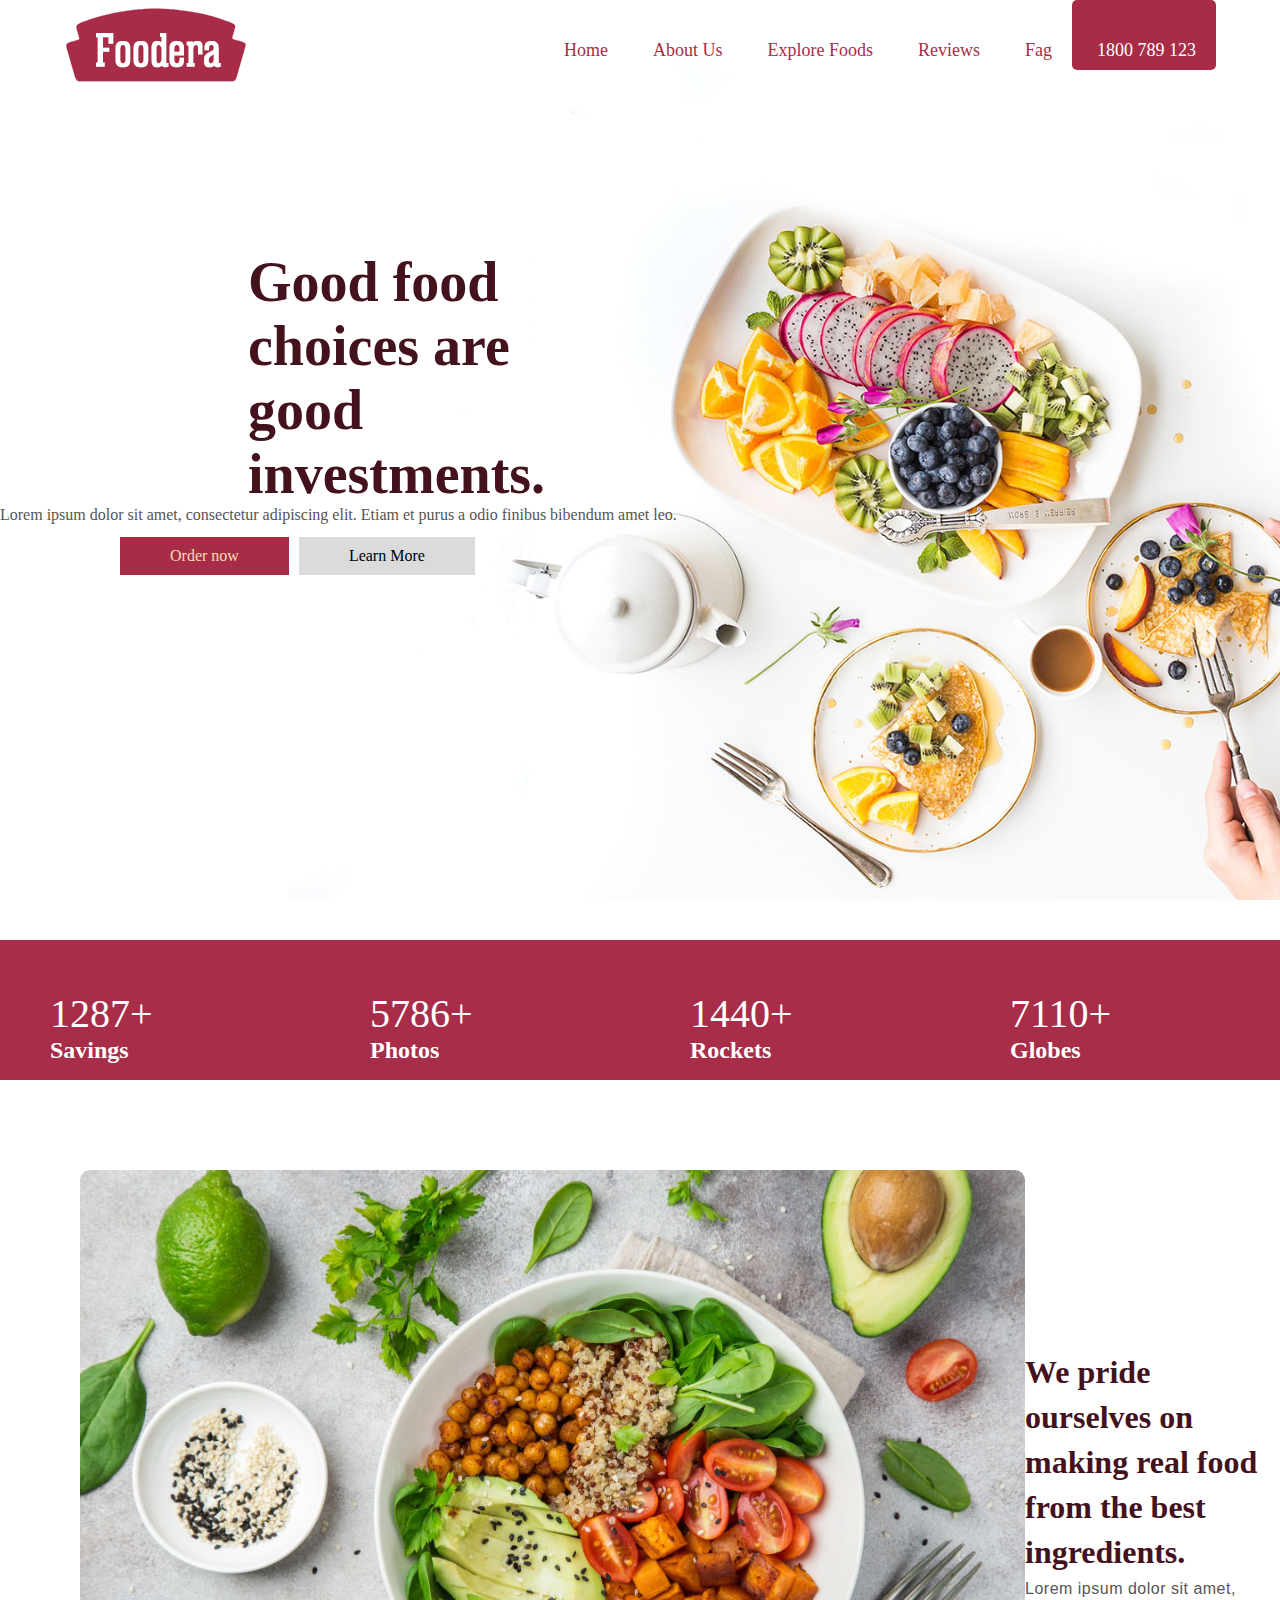
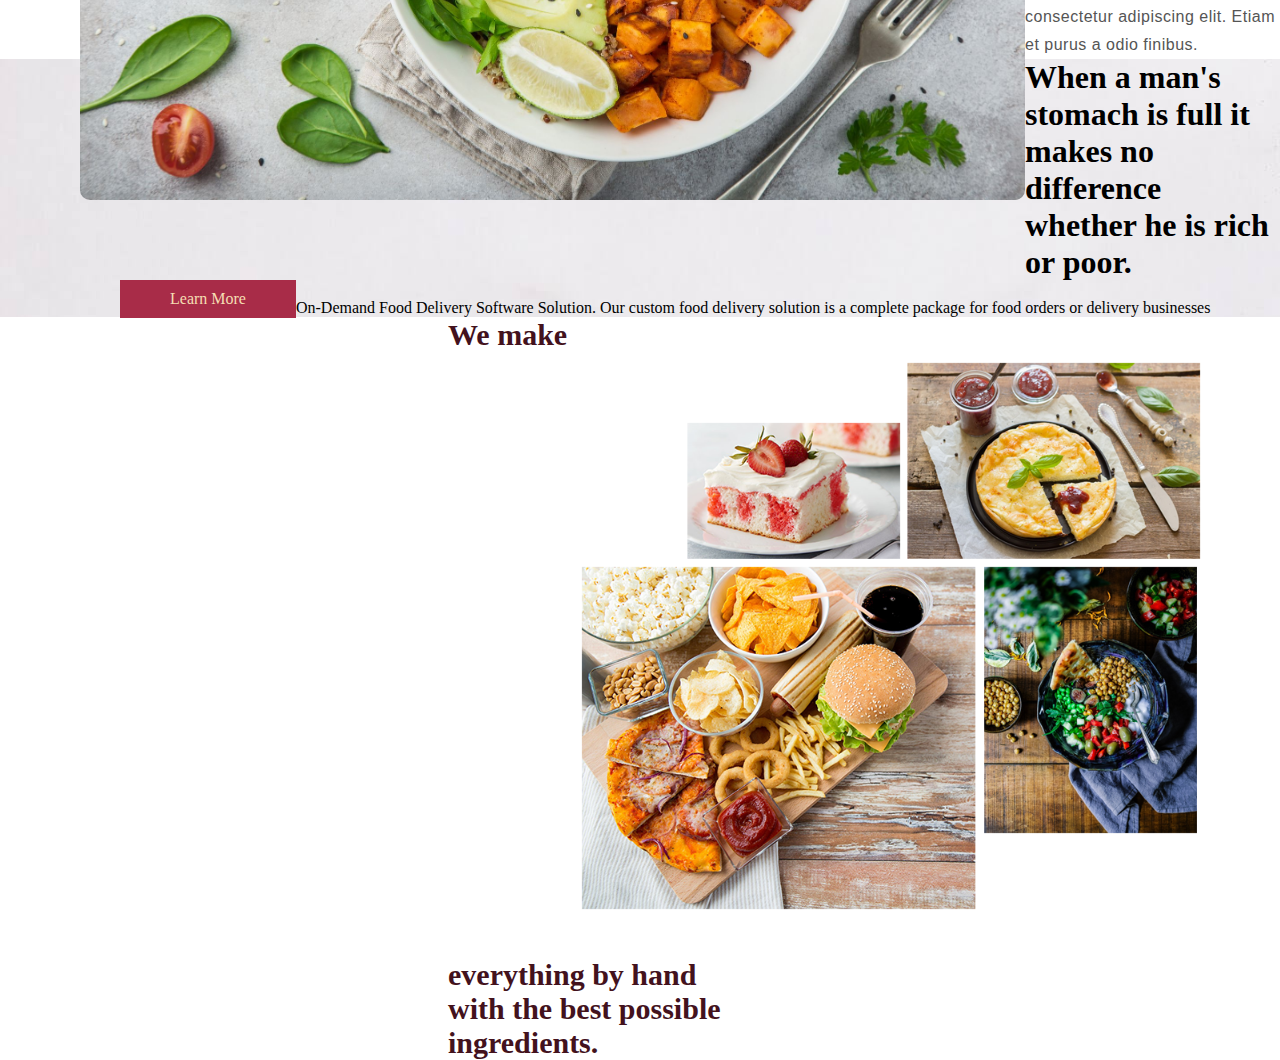
<file: Foodera/index.html>
<!DOCTYPE html>
<html lang="en">

<head>
    <meta charset="UTF-8">
    <meta name="viewport" content="width=device-width, initial-scale=1.0">
    <title>Foodera</title>
    <link rel="stylesheet" href="../Foodera/css/style.css">
</head>

<body>
    <!-- Header Start -->
    <header>
        <div class="navigation-menu">
            <div class="nav-logo">
                <img src="../Foodera/image/logo.png" alt="fooderap">
            </div>
            <div class="menu">
                <ul>
                    <li><a href="#">Home</a></li>
                    <li><a href="#">About Us</a></li>
                    <li><a href="#">Explore Foods</a></li>
                    <li><a href="#">Reviews</a></li>
                    <li><a href="#">Fag</a></li>
                    <li class="reqem"><a class="reqemm" href="#">1800 789 123</a></li>
                </ul>
            </div>
        </div>
        <div class="head-text">
            <h3>Good food choices are good investments.</h3>
            <p>Lorem ipsum dolor sit amet, consectetur adipiscing elit. Etiam et purus a odio finibus bibendum amet leo.
            </p>
            <a class="ao" href="#">Order now</a>
            <a class="at" href="#">Learn More</a>
        </div>
    </header>
    <!-- Header End -->
    <!-- Section Start -->
    <section>
        <div id="stats2" class="bg-primary">
            <div class="container">
                <div class="row">
                    <div class="col-md-3 col-sm-3">
                        <div class="stats2-info">
                            <i class="icon-piggy"></i>
                            <p><span class="count">1287</span>+</p>
                            <h2>Savings</h2>
                        </div>
                    </div>
                    <div class="col-md-3 col-sm-3">
                        <div class="stats2-info">
                            <i class="icon-photo"></i>
                            <p><span class="count">5786</span>+</p>
                            <h2>Photos</h2>
                        </div>
                    </div>
                    <div class="col-md-3 col-sm-3">
                        <div class="stats2-info">
                            <i class="icon-rocket"></i>
                            <p><span class="count">1440</span>+</p>
                            <h2>Rockets</h2>
                        </div>
                    </div>
                    <div class="col-md-3 col-sm-3">
                        <div class="stats2-info">
                            <i class="icon-world"></i>
                            <p><span class="count">7110</span>+</p>
                            <h2>Globes</h2>
                        </div>
                    </div>
                </div>
            </div>
        </div>
    </section>
    <!-- Section End -->

    <!-- Salads Start -->
    <div class="Salats">
        <div class="container">
            <div class="row center-content">
                <div class="col-md-7">
                    <img src="../Foodera/image/1.png" class="pull-left img-responsive" alt="">
                </div>
                <div class="col-md-5">
                    <h3>We pride ourselves on making real food from the best ingredients.</h3>
                    <p>Lorem ipsum dolor sit amet, consectetur adipiscing elit. Etiam et purus a odio finibus.</p>
                    <a href="#" class="Learn">Learn More <i class="Learnn"></i></a>
                </div>
            </div>
        </div>
    </div>
    <!-- Salads End -->

    <!-- Img Menu Start -->
        <div class="imagem">
            <img class="img-o" src="../Foodera/image/22.png" alt="">
            <h3>We make everything by hand with the best possible ingredients.</h3>
        </div>
    <!-- Img Menu End -->

        <!-- Food Start -->
        <div class="foot">
            <h1 class="foodf">When a man's stomach is full it makes no
                difference whether he is rich or poor.</h1>
                <br>
                <p>On-Demand Food Delivery Software Solution. Our custom food delivery solution is a complete package for food orders or delivery businesses</p>
        </div>
        <!-- Food End -->
</body>

</html>
</file>
<file: Foodera/css/style.css>
*{
    margin: 0;
    padding: 0;
    box-sizing: border-box;
}
li{
    list-style: none;
}
header .navigation-menu .nav-logo{
    float: left;
}

header .navigation-menu .menu{
    float: right;
}
a{
    text-decoration: none;
    color: #a82d49;
}

.reqemm{
    color:white;
}
.reqem{
    box-sizing: border-box;
    background-color: #A82C48;
    border-radius: 5px;
    height: 10px;
    
    
}
.navigation-menu{
    width: 90%;
    margin: auto;
}
header .navigation-menu .menu ul li{
    float: left;
    padding: 40px 20px 30px 25px;
    font-size: large;
} 
header{
    background-image: url(../image/3.jpg);
    height: 100vh;
    background-position: center;
    background-size: cover;
    background-repeat: no-repeat;
    box-sizing: border-box;
}
.head-text h3{
    text-align: left;
    padding-top: 250px;
    font-size: 3.5rem;
    color: #43121D;
    display: flex;
    padding left: 10px;
}
.head-text p{
    box-sizing: border-box;
    display: flex;
    font-size: 16px;
    font-weight: 400;
    color: #555555;
    padding: 0 0 13px;
}

.head-text .ao{
    padding: 10px  50px;
    margin-right: 10px;
    background-color: #A82C48;
    float: left;
    margin: 0px 0px 0px 120px;
    color: wheat;

}

.head-text .at{
    padding: 10px  50px;
    margin-right: 10px;
    background-color: #dbdbdb;
    float: left;
    margin: 0px 10px;
    color: rgb(0, 0, 0);
}


.stats2-info{
    background-color: #A82D49;
    width: 25%;
    float: left;
    height: 140px;
    align-items: center;
    padding: 50px;
    margin: 40px 0px 10px 0px;
    color: white;
}

.row p{
    font-size: 40px;
}

.col-md-7 img{
    background-image: url(../../Foodera/image/1.png);
    height: 70vh;
    background-position: center;
    background-size: cover;
    background-repeat: no-repeat;
    box-sizing: border-box;
    float: left;
    margin: 80px 0px 80px 80px;
    border-radius: 10px;
}

.col-md-5 h3{
    font-size: 32px;
    line-height: 45px;
    color: #43121d;
    font-weight: 700;
    padding-top: 50vh;
}

.col-md-5 p{
    font-size: 16px;
    color: #555;
    line-height: 28px;
    font-weight: 400;
    font-family: 'Roboto', sans-serif;
    letter-spacing: 0.5px;
}

.col-md-5 a{
    padding: 10px  50px;
    margin-right: 10px;
    background-color: #A82C48;
    float: left;
    margin: 0px 0px 0px 120px;
    color: wheat;

}
.imagem{
    box-sizing: border-box;
    float: right;
    margin-left: 70rem;
    width: 65%;
    background-attachment: fixed;
}
.img-o{
    width: 640px;
    float: right;
    margin-right: 8%;
}

.imagem  h3{
    width: 50%;
    font-size: 30px;
    padding-right: 120px;
    color: #43121D;
}

.foot h1.foodf{

box-sizing: border-box;
}

.foot{
    background-image: url(../../Foodera/image/11.jpg);
    
}
</file>
